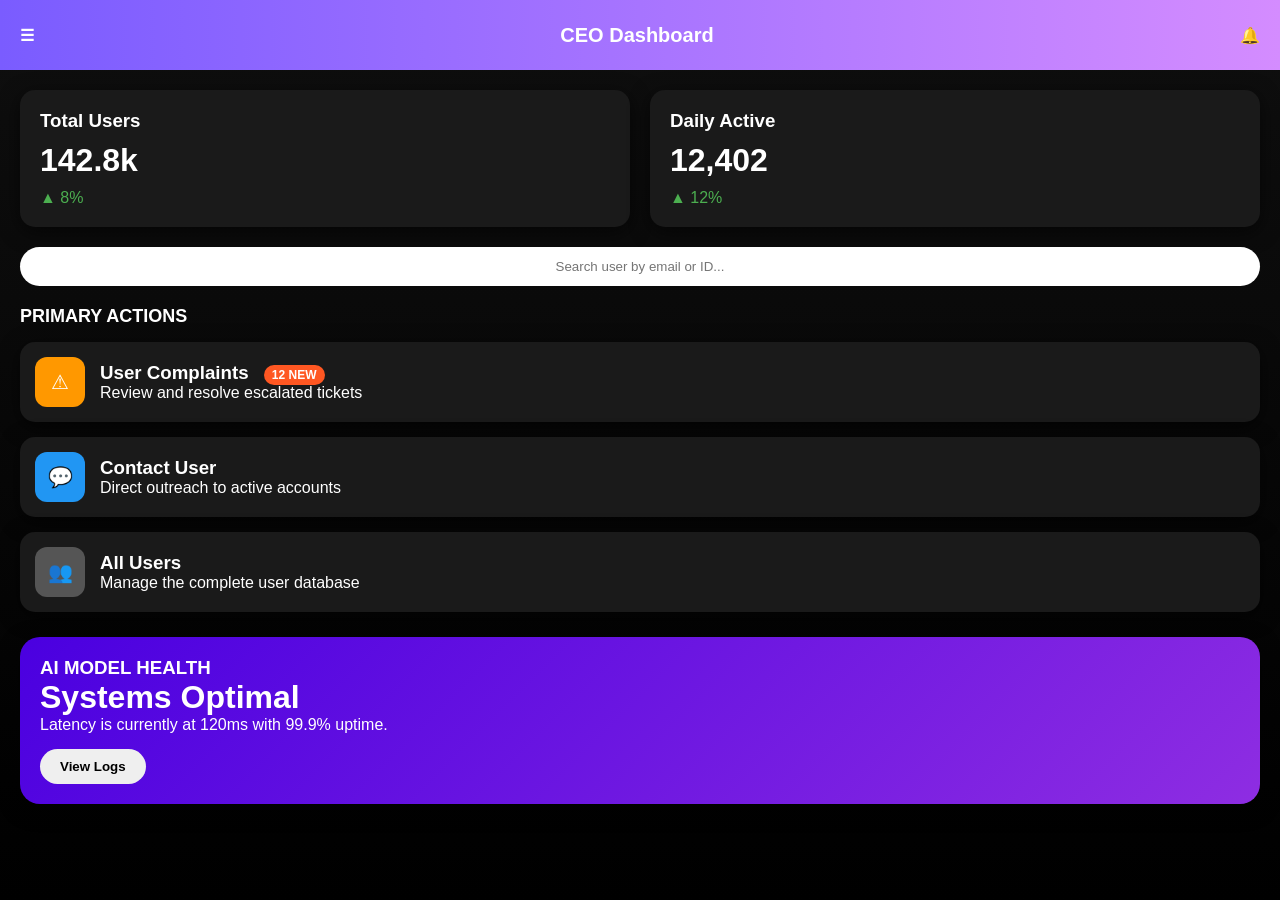
<file: ceo-dashboard.html>
<!DOCTYPE html>
<html>
<head>
<meta charset="UTF-8">
<meta name="viewport" content="width=device-width, initial-scale=1.0">
<title>CEO Dashboard</title>
<link rel="stylesheet" href="ceo-dashboard.css">
</head>

<body>

<!-- TOP BAR -->
<div class="topbar">
    <div class="menu-icon">☰</div>
    <div class="title">CEO Dashboard</div>
    <div class="notify">🔔</div>
</div>

<!-- MAIN CONTENT -->
<div class="dashboard">

    <!-- STATS CARDS -->
    <div class="stats-row">
        <div class="card">
            <h3>Total Users</h3>
            <h1>142.8k</h1>
            <span class="green">▲ 8%</span>
        </div>

        <div class="card">
            <h3>Daily Active</h3>
            <h1>12,402</h1>
            <span class="green">▲ 12%</span>
        </div>
    </div>

    <!-- SEARCH -->
    <div class="search-box">
        <input type="text" placeholder="Search user by email or ID...">
    </div>

    <!-- PRIMARY ACTIONS -->
    <h2 class="section-title">PRIMARY ACTIONS</h2>

    <div class="action-card" onclick="openComplaints()">
        <div class="icon orange">⚠</div>
        <div class="info">
            <h3>User Complaints <span class="badge">12 NEW</span></h3>
            <p>Review and resolve escalated tickets</p>
        </div>
    </div>

    <div class="action-card">
        <div class="icon blue">💬</div>
        <div class="info">
            <h3>Contact User</h3>
            <p>Direct outreach to active accounts</p>
        </div>
    </div>

    <div class="action-card">
        <div class="icon gray">👥</div>
        <div class="info">
            <h3>All Users</h3>
            <p>Manage the complete user database</p>
        </div>
    </div>

    <!-- AI HEALTH -->
    <div class="ai-health">
        <h3>AI MODEL HEALTH</h3>
        <h1>Systems Optimal</h1>
        <p>Latency is currently at 120ms with 99.9% uptime.</p>
        <button>View Logs</button>
    </div>

</div>

<script src="ceo-dashboard.js"></script>
</body>
</html>
</file>
<file: ceo-dashboard.css>
*{
    margin:0;
    padding:0;
    box-sizing:border-box;
    font-family:Arial, sans-serif;
}

body{
    background:linear-gradient(to bottom,#0f0f0f,#000);
    color:white;
    min-height:100vh;
}

/* TOPBAR */
.topbar{
    height:70px;
    background:linear-gradient(90deg,#7a5cff,#d48cff);
    display:flex;
    justify-content:space-between;
    align-items:center;
    padding:0 20px;
    font-weight:bold;
}

.title{
    font-size:20px;
}

.dashboard{
    padding:20px;
}

/* STATS */
.stats-row{
    display:flex;
    gap:20px;
    margin-bottom:20px;
}

.card{
    flex:1;
    background:#1a1a1a;
    padding:20px;
    border-radius:15px;
    box-shadow:0 5px 20px rgba(0,0,0,0.6);
}

.card h1{
    margin:10px 0;
}

.green{
    color:#4caf50;
}

/* SEARCH */
.search-box{
    margin-bottom:20px;
}

.search-box input{
    width:100%;
    padding:12px;
    border-radius:25px;
    border:none;
    text-align:center;
}

/* ACTIONS */
.section-title{
    margin:15px 0;
    font-size:18px;
}

.action-card{
    display:flex;
    align-items:center;
    gap:15px;
    background:#1a1a1a;
    padding:15px;
    border-radius:15px;
    margin-bottom:15px;
    box-shadow:0 5px 20px rgba(0,0,0,0.6);
}

.icon{
    width:50px;
    height:50px;
    display:flex;
    align-items:center;
    justify-content:center;
    border-radius:12px;
    font-size:20px;
}

.orange{ background:#ff9800; }
.blue{ background:#2196f3; }
.gray{ background:#555; }

.badge{
    background:#ff5722;
    padding:3px 8px;
    border-radius:12px;
    font-size:12px;
    margin-left:10px;
}

/* AI HEALTH */
.ai-health{
    margin-top:25px;
    padding:20px;
    border-radius:20px;
    background:linear-gradient(135deg,#4a00e0,#8e2de2);
    box-shadow:0 5px 20px rgba(0,0,0,0.6);
}

.ai-health button{
    margin-top:15px;
    padding:10px 20px;
    border:none;
    border-radius:20px;
    cursor:pointer;
    font-weight:bold;
}
</file>
